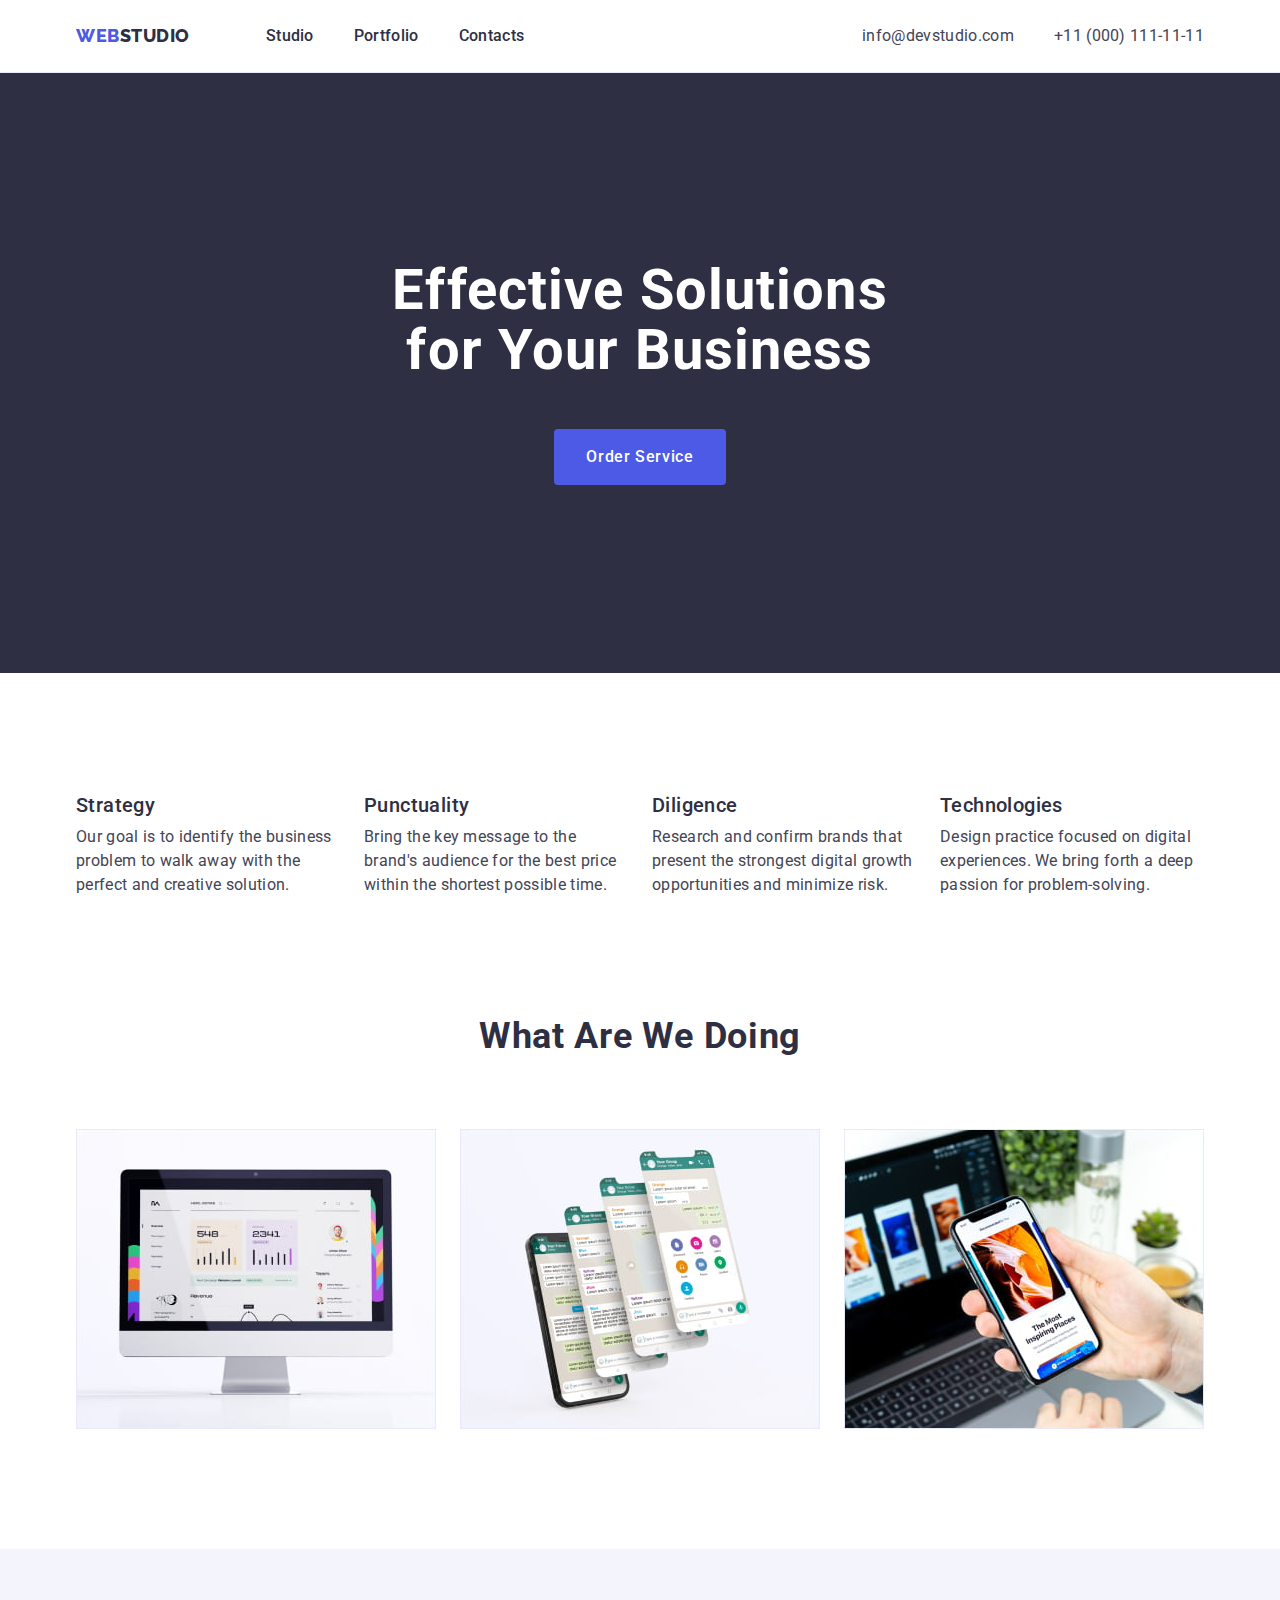
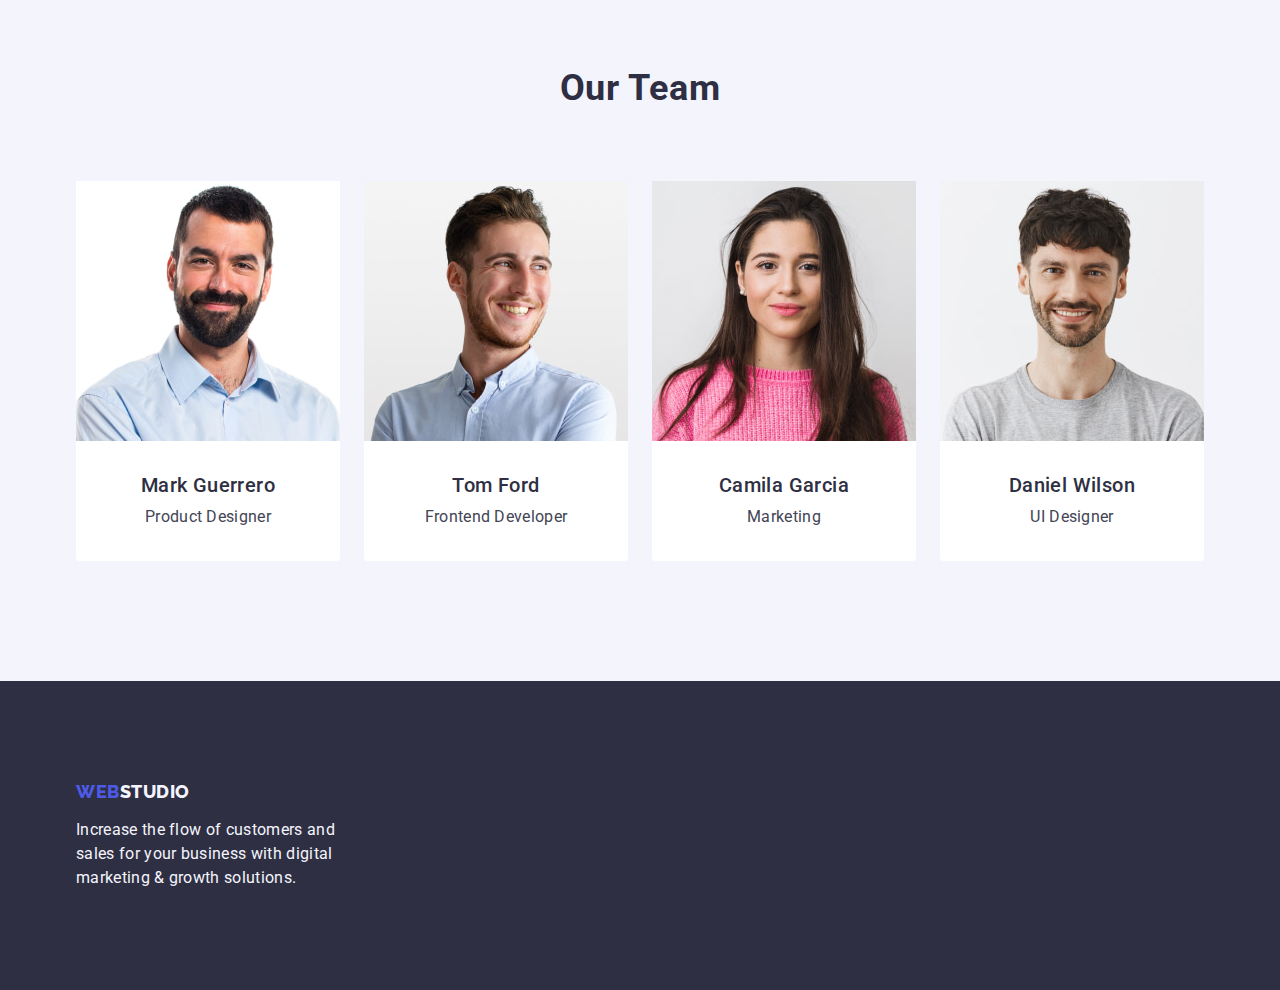
<file: index.html>
<!DOCTYPE html>
<html lang="en">
  <head>
    <meta charset="UTF-8" />
    <meta http-equiv="X-UA-Compatible" content="IE=edge" />
    <meta name="viewport" content="width=device-width, initial-scale=1.0" />
    <title>Document</title>
    <!-- Google fonts -->
    <link rel="preconnect" href="https://fonts.googleapis.com" />
    <link rel="preconnect" href="https://fonts.gstatic.com" crossorigin />
    <link
      href="https://fonts.googleapis.com/css2?family=Raleway:wght@800&family=Roboto:wght@400;500;700;900&display=swap"
      rel="stylesheet" />
    <!-- Modern normalize min -->
    <link
      rel="stylesheet"
      href="https://cdnjs.cloudflare.com/ajax/libs/modern-normalize/1.1.0/modern-normalize.min.css" />
    <!-- Styles -->
    <link rel="stylesheet" href="./css/styles.css" />
  </head>
  <body>
    <!-- header section -->
    <header class="header">
      <div class="container container-nav-contact">
        <nav class="header-nav">
          <!-- logo -->
          <a class="header-logo-link link" href="./index.html">Web<span class="header-logo-text">Studio</span></a>
          <ul class="header-list list">
            <li class="header-item">
              <a class="header-link link" href="./index.html">Studio</a>
            </li>
            <li class="header-item">
              <a class="header-link link" href="./portfolio.html">Portfolio</a>
            </li>
            <li class="header-item">
              <a class="header-link link" href="">Contacts</a>
            </li>
          </ul>
        </nav>
        <address class="contacts">
          <ul class="contacts-list list">
            <li class="contacts-item">
              <a class="contacts-link link" href="mailto:info@devstudio.com">info@devstudio.com</a>
            </li>
            <li class="contacts-item">
              <a class="contacts-link link" href="tel:+110001111111">+11 (000) 111-11-11</a>
            </li>
          </ul>
        </address>
      </div>
    </header>
    <main>
      <!-- hero section -->
      <section class="hero">
        <div class="container container-hero">
          <h1 class="hero-title">Effective Solutions for Your Business</h1>
          <button class="hero-btn btn-primary" type="button">Order Service</button>
        </div>
      </section>
      <!-- goals -->
      <section class="section goals">
        <div class="container container-goals">
          <h2 class="visually-hidden">Goals</h2>
          <ul class="card-set goals-list list">
            <li class="card-set-item goals-item">
              <h3 class="goals-title subtitle">Strategy</h3>
              <p class="goals-desc">
                Our goal is to identify the business problem to walk away with the perfect and creative solution.
              </p>
            </li>
            <li class="card-set-item goals-item">
              <h3 class="goals-title subtitle">Punctuality</h3>
              <p class="goals-desc">
                Bring the key message to the brand's audience for the best price within the shortest possible time.
              </p>
            </li>
            <li class="card-set-item goals-item">
              <h3 class="goals-title subtitle">Diligence</h3>
              <p class="goals-desc">
                Research and confirm brands that present the strongest digital growth opportunities and minimize risk.
              </p>
            </li>
            <li class="card-set-item goals-item">
              <h3 class="goals-title subtitle">Technologies</h3>
              <p class="goals-desc">
                Design practice focused on digital experiences. We bring forth a deep passion for problem-solving.
              </p>
            </li>
          </ul>
        </div>
      </section>
      <!-- services -->
      <section class="section services">
        <div class="container container-services">
          <h2 class="services-title">What are we doing</h2>
          <ul class="services-list card-set list">
            <li class="services-item card-set-item">
              <img src="./images/services/monitor.jpg" alt="monitor img" width="360" />
            </li>
            <li class="services-item card-set-item">
              <img src="./images/services/phone-sotial-network.jpg" alt="phone sotial network img" width="360" />
            </li>
            <li class="services-item card-set-item">
              <img src="./images/services/phone-travel-places.jpg" alt="phone travel places img" width="360" />
            </li>
          </ul>
        </div>
      </section>
      <!-- team -->
      <section class="section team">
        <div class="container">
          <h2 class="team-title">Our Team</h2>
          <ul class="card-set list">
            <li class="card-set-item team-item">
              <img
                class="team-img"
                src="./images/team/mark-guerrero.jpg"
                alt="Mark Guerrero Product Designer"
                width="264" />
              <div class="container-team-member">
                <h3 class="team-member subtitle">Mark Guerrero</h3>
                <p class="team-desc">Product Designer</p>
              </div>
            </li>
            <li class="card-set-item team-item">
              <img class="team-img" src="./images/team/tom-ford.jpg" alt="Tom Ford Frontend Developer" width="264" />
              <div class="container-team-member">
                <h3 class="team-member subtitle">Tom Ford</h3>
                <p class="team-desc">Frontend Developer</p>
              </div>
            </li>
            <li class="card-set-item team-item">
              <img class="team-img" src="./images/team/camila-garcia.jpg" alt="Camila Garcia Marketing" width="264" />
              <div class="container-team-member">
                <h3 class="team-member subtitle">Camila Garcia</h3>
                <p class="team-desc">Marketing</p>
              </div>
            </li>
            <li class="card-set-item team-item">
              <img class="team-img" src="./images/team/daniel-wlson.jpg" alt="Daniel Wilson UI Designer" width="264" />
              <div class="container-team-member">
                <h3 class="team-member subtitle">Daniel Wilson</h3>
                <p class="team-desc">UI Designer</p>
              </div>
            </li>
          </ul>
        </div>
      </section>
    </main>
    <!-- footer -->
    <footer class="footer">
      <div class="container container-footer">
        <a class="footer-logo-link link" href="./index.html">Web<span class="footer-logo-text">Studio</span></a>
        <p class="footer-desc">
          Increase the flow of customers and sales for your business with digital marketing & growth solutions.
        </p>
      </div>
    </footer>
  </body>
</html>
</file>
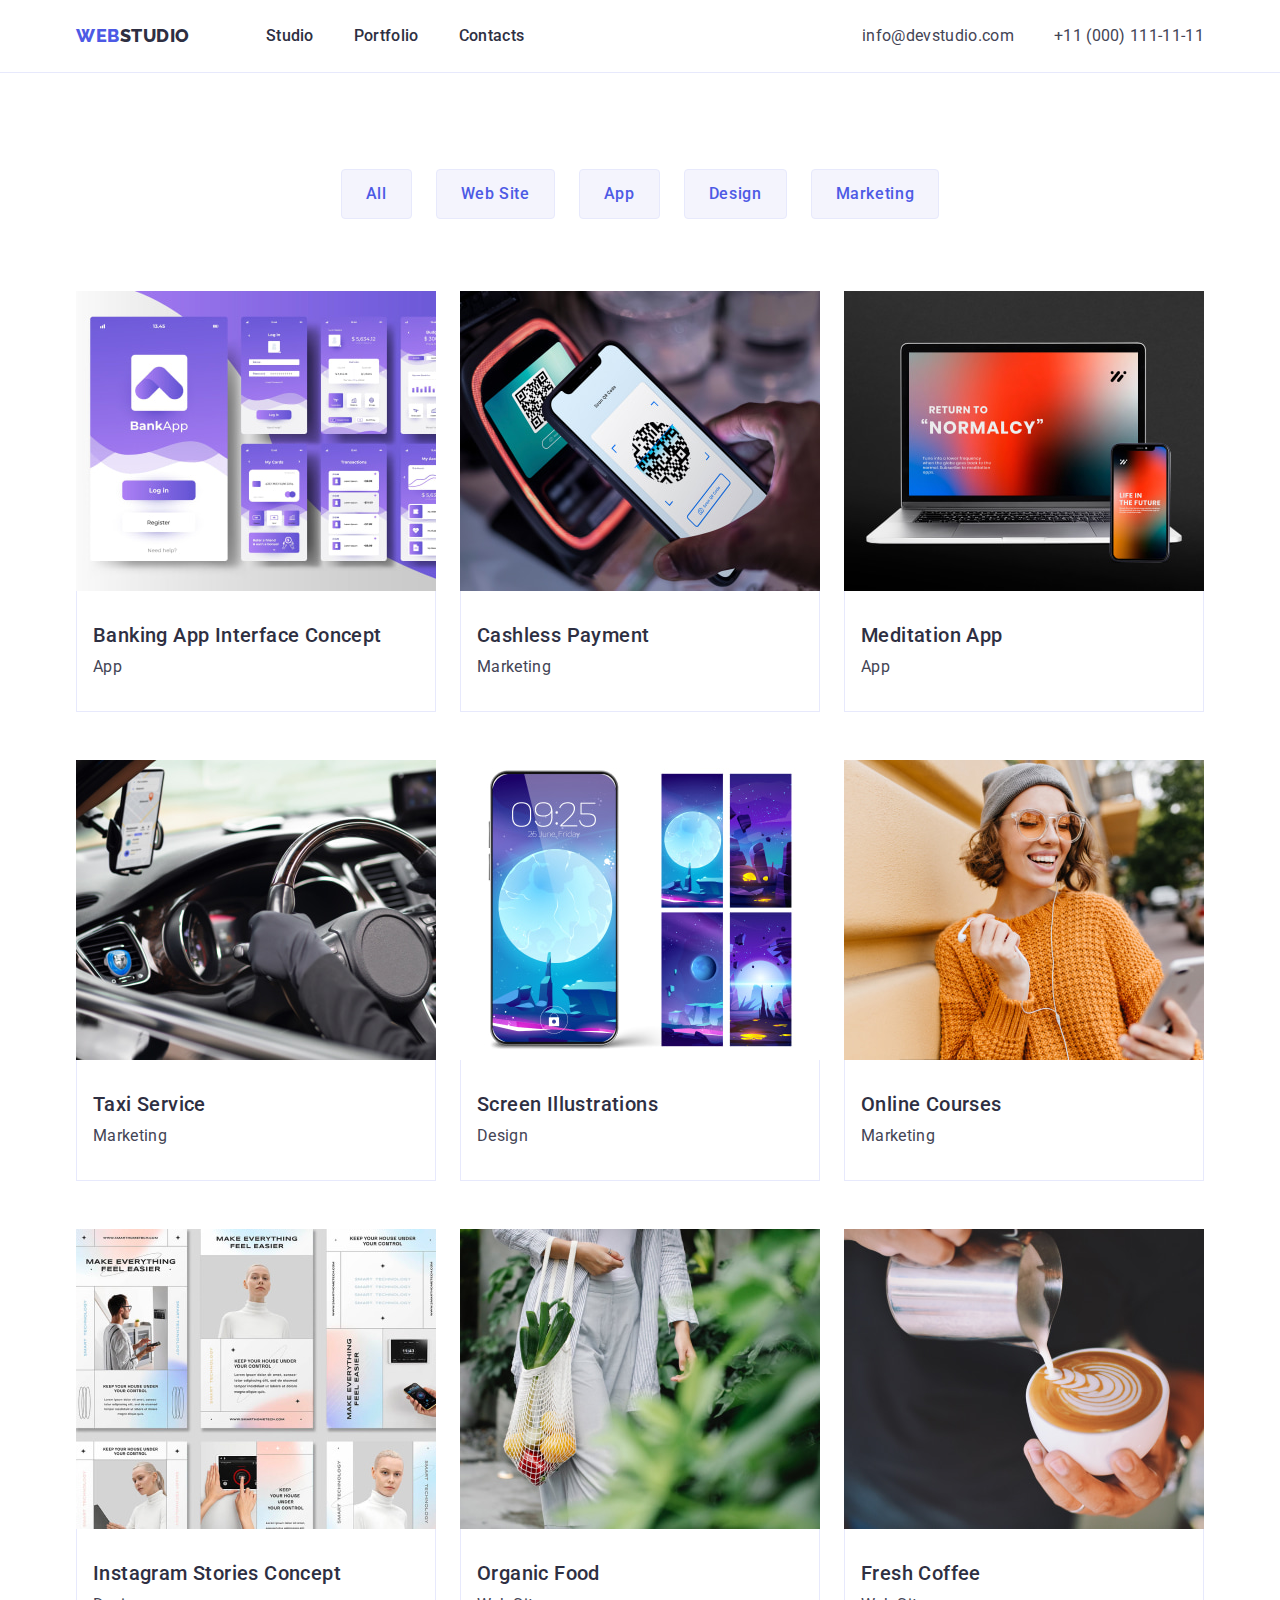
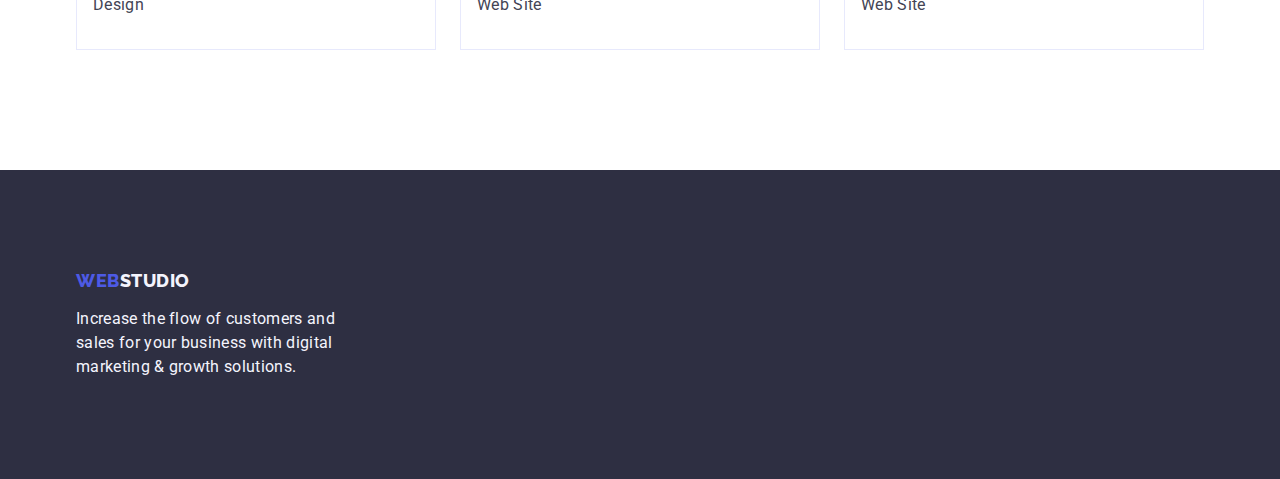
<file: portfolio.html>
<!DOCTYPE html>
<html lang="en">
  <head>
    <meta charset="UTF-8" />
    <meta http-equiv="X-UA-Compatible" content="IE=edge" />
    <meta name="viewport" content="width=device-width, initial-scale=1.0" />
    <title>Document</title>
    <!-- Google fonts -->
    <link rel="preconnect" href="https://fonts.googleapis.com" />
    <link rel="preconnect" href="https://fonts.gstatic.com" crossorigin />
    <link
      href="https://fonts.googleapis.com/css2?family=Raleway:wght@800&family=Roboto:wght@400;500;700;900&display=swap"
      rel="stylesheet" />
    <!-- Modern normalize min -->
    <link
      rel="stylesheet"
      href="https://cdnjs.cloudflare.com/ajax/libs/modern-normalize/1.1.0/modern-normalize.min.css" />

    <link rel="stylesheet" href="./css/styles.css" />
  </head>
  <body>
    <!-- header section -->
    <header class="header">
      <div class="container container-nav-contact">
        <nav class="header-nav">
          <!-- logo -->
          <a class="header-logo-link link" href="./index.html">Web<span class="header-logo-text">Studio</span></a>
          <ul class="header-list list">
            <li class="header-item">
              <a class="header-link link" href="./index.html">Studio</a>
            </li>
            <li class="header-item">
              <a class="header-link link" href="./portfolio.html">Portfolio</a>
            </li>
            <li class="header-item">
              <a class="header-link link" href="">Contacts</a>
            </li>
          </ul>
        </nav>
        <address class="contacts">
          <ul class="contacts-list list">
            <li class="contacts-item">
              <a class="contacts-link link" href="mailto:info@devstudio.com">info@devstudio.com</a>
            </li>
            <li class="contacts-item">
              <a class="contacts-link link" href="tel:+110001111111">+11 (000) 111-11-11</a>
            </li>
          </ul>
        </address>
      </div>
    </header>
    <main>
      <!-- content section -->

      <section class="section content">
        <div class="container">
          <h1 class="visually-hidden">Content</h1>
          <ul class="content-list list">
            <li class="content-item link">
              <button class="content-btn btn-primary" type="button">All</button>
            </li>
            <li class="content-item">
              <button class="content-btn btn-primary" type="button">Web Site</button>
            </li>
            <li class="content-item">
              <button class="content-btn btn-primary" type="button">App</button>
            </li>
            <li class="content-item">
              <button class="content-btn btn-primary" type="button">Design</button>
            </li>
            <li class="content-item">
              <button class="content-btn btn-primary" type="button">Marketing</button>
            </li>
          </ul>
          <!--Projects-->
          <ul class="projects-list card-set list">
            <li class="projects-item card-set-item">
              <a href="" class="projects-link link">
                <img
                  class="projects-img"
                  src="./images/projects/banking-app-interface-concept.jpg"
                  alt="Banking App Interface Concept imgage"
                  width="360" />
                <div class="container-projects">
                  <h2 class="projects-title">Banking App Interface Concept</h2>
                  <p class="projects-desc">App</p>
                </div>
              </a>
            </li>
            <li class="projects-item card-set-item">
              <a href="" class="projects-link link">
                <img
                  class="projects-img"
                  src="./images/projects/cashless-payment.jpg"
                  alt="Cashless Payment imgage"
                  width="360" />
                <div class="container-projects">
                  <h2 class="projects-title">Cashless Payment</h2>
                  <p class="projects-desc">Marketing</p>
                </div>
              </a>
            </li>
            <li class="projects-item card-set-item">
              <a href="" class="projects-link link">
                <img
                  class="projects-img"
                  src="./images/projects/meditation-app.jpg"
                  alt="Meditation App imgage"
                  width="360" />
                <div class="container-projects">
                  <h2 class="projects-title">Meditation App</h2>
                  <p class="projects-desc">App</p>
                </div>
              </a>
            </li>
            <li class="projects-item card-set-item">
              <a href="" class="projects-link link">
                <img
                  class="projects-img"
                  src="./images/projects/taxi-service.jpg"
                  alt="Taxi Service imgage"
                  width="360" />
                <div class="container-projects">
                  <h2 class="projects-title">Taxi Service</h2>
                  <p class="projects-desc">Marketing</p>
                </div>
              </a>
            </li>
            <li class="projects-item card-set-item">
              <a href="" class="projects-link link">
                <img
                  class="projects-img"
                  src="./images/projects/screen-illustrations.jpg"
                  alt="Screen Illustrations imgage"
                  width="360" />
                <div class="container-projects">
                  <h2 class="projects-title">Screen Illustrations</h2>
                  <p class="projects-desc">Design</p>
                </div>
              </a>
            </li>
            <li class="projects-item card-set-item">
              <a href="" class="projects-link link">
                <img
                  class="projects-img"
                  src="./images/projects/online-courses.jpg"
                  alt="Online Courses imgage"
                  width="360" />
                <div class="container-projects">
                  <h2 class="projects-title">Online Courses</h2>
                  <p class="projects-desc">Marketing</p>
                </div>
              </a>
            </li>
            <li class="projects-item card-set-item">
              <a href="" class="projects-link link">
                <img
                  class="projects-img"
                  src="./images/projects/instagram-stories-concept.jpg"
                  alt="Instagram Stories Concept"
                  width="360" />
                <div class="container-projects">
                  <h2 class="projects-title">Instagram Stories Concept</h2>
                  <p class="projects-desc">Design</p>
                </div>
              </a>
            </li>
            <li class="projects-item card-set-item">
              <a href="" class="projects-link link">
                <img
                  class="projects-img"
                  src="./images/projects/organic-food.jpg"
                  alt="Organic Food imgage"
                  width="360" />
                <div class="container-projects">
                  <h2 class="projects-title">Organic Food</h2>
                  <p class="projects-desc">Web Site</p>
                </div>
              </a>
            </li>
            <li class="projects-item card-set-item">
              <a href="" class="projects-link link">
                <img
                  class="projects-img"
                  src="./images/projects/fresh-coffee.jpg"
                  alt="Fresh Coffee imgage"
                  width="360" />
                <div class="container-projects">
                  <h2 class="projects-title">Fresh Coffee</h2>
                  <p class="projects-desc">Web Site</p>
                </div>
              </a>
            </li>
          </ul>
        </div>
      </section>
    </main>
    <!-- footer -->
    <footer class="footer">
      <div class="container container-footer">
        <a class="footer-logo-link link" href="./index.html">Web<span class="footer-logo-text">Studio</span></a>
        <p class="footer-desc">
          Increase the flow of customers and sales for your business with digital marketing & growth solutions.
        </p>
      </div>
    </footer>
  </body>
</html>
</file>
<file: css/styles.css>
:root {
    /* colors */
    --title-text-color: #2E2F42;
    --primary-text-color: #434455;
    --primary-text-white-color: #ffffff;
    --primary-text-light-color: #F4F4FD;
    --dark-bg-color: #2E2F42;
    --primary-bg-color: #E5E5E5;
    --light-bg-color: #F4F4FD;
    --acent-color: #4D5AE5;
    --active-color: #404BBF;
    /* додані через ФІГМУ */
    --color-green: : #31d0aa;
    --color-light-slate: #8e8f99;
    --color-cornflower: #e7e9fc;
    --color-dairy: #fcfcfc;

    /* fonts */
    --primary-font: Roboto, sans-serif;
    --secondary-font: Raleway, sans-serif;
    /* others */
    --indent: 24px;
    --items: 4;
}



/* bacic styles */
body {
    background-color: var(--primary-text-white-color);
    font-family: Roboto, sans-serif;
    color: #434455
}

html {
    box-sizing: border-box;
}

*,
*::before,
*::after {
    box-sizing: inherit;
}

.link {
    text-decoration: none
}

.list {
    list-style: none;
    margin: 0;
    padding: 0;

}

h1,
h2,
h3,
p {
    margin: 0;
}

.subtitle {
    margin-bottom: 8px;
}

img {
    display: block;
}

.container {
    width: 1158px;
    margin: 0 auto;
    padding: 0 15px;

    /* 
    outline: 2px solid red;
    outline-offset: -2px; */
}

.section {
    padding-bottom: 120px;
}

ul {
    padding-left: 0;
}

button {
    cursor: pointer;
}

.btn-primary {
    border: 1px transparent;
    border-radius: 4px;
}

/* card set */
.card-set {
    display: flex;
    flex-wrap: wrap;
    gap: var(--indent);

}

.card-set-item {
    flex-basis: calc((100% - var(--indent) * (var(--items) -1)) / var(--items));
    border-radius: 0px 0px 4px 4px;
}



/* hidden */
.visually-hidden {
    position: absolute;
    width: 1px;
    height: 1px;
    margin: -1px;
    border: 0;
    padding: 0;
    white-space: nowrap;
    clip-path: inset(100%);
    clip: rect(0 0 0 0);
    overflow: hidden;
}

/* header styles + header and footer logo*/
.header {
    border-bottom: 1px solid var(--color-cornflower);

}

.header-logo-link {
    color: var(--acent-color);
    font-family: "Raleway", sans-serif;
    font-style: normal;
    font-weight: 800;
    font-size: 18px;
    line-height: 1.17;
    letter-spacing: 0.03em;
    text-transform: uppercase;
    margin-right: 76px;
    padding-top: 24px;
    padding-bottom: 24px;
}

.header-logo-link {
    display: inline-block;

}

.header-logo-text {
    color: var(--title-text-color);
}

.header-nav {
    margin-right: auto;
    display: flex;
    align-items: center;
}

.container-nav-contact {
    display: flex;
    align-items: center;
}

.logo-text {
    color: var(--dark-bg-color)
}

.header-list {
    display: flex;
    gap: 40px;
}

.header-item {}

.header-link {
    color: var(--title-text-color);
    font-style: normal;
    font-weight: 500;
    font-size: 16px;
    line-height: 1.5;
    letter-spacing: 0.02em;
    padding: 24px 0 24px 0;
    display: block;
    gap: 40px;

}

.header-link:hover,
.header-link:focus {
    color: #404bbf;

}

.contacts {
    font-style: normal
}

.contacts-list {
    display: flex;
    align-items: center;
    gap: 40px;

}

.contacts-item {}

.contacts-link {
    color: var(--primary-text-color);
    font-weight: 400;
    font-size: 16px;
    line-height: 1.5;
    letter-spacing: 0.02em;
    text-decoration: none;
    padding-top: 24px;
    padding-bottom: 24px;
    display: block;

}

.contacts-link:hover,
.contacts-link:focus {
    color: #404bbf;
}

.container-nav-contact {}

/* <  hero section */
.container-hero,
.container-goals {}

.hero {
    background-color: var(--dark-bg-color);
    text-align: center;
    padding-bottom: 188px;
    padding-top: 188px;


}

.container-hero {}

.hero-title {
    color: var(--primary-text-white-color);
    font-size: 56px;
    font-family: "Roboto";
    font-weight: 700;
    font-style: normal;
    line-height: 1.07;
    letter-spacing: 0.02em;
    text-decoration: none;
    text-transform: none;
    margin-bottom: 48px;
    margin-left: auto;
    margin-right: auto;
    max-width: 496px;
}

.hero-btn {
    display: block;
    padding: 16px 32px;
    font-family: inherit;
    background-color: #4D5AE5;
    color: var(--primary-text-white-color);
    font-weight: 500;
    font-size: 16px;
    line-height: 1.5;
    letter-spacing: 0.04em;
    cursor: pointer;
    margin-left: auto;
    margin-right: auto;
    border-radius: 4px;
    min-width: 169px;
    min-height: 56px;
    text-align: center;

}

.hero-btn:hover,
.hero-btn:focus {
    background-color: #404BBF;
    color: var(--primary-text-white-color)
}

/* goals */
.goals {
    padding-top: 120px;
}

.container-goals {}

.goals {}

.goals-title {
    color: var(--title-text-color);
    font-style: normal;
    font-weight: 500;
    font-size: 20px;
    line-height: 1.2;
    letter-spacing: 0.02em;

}


.goals-list {
    display: flex;
    gap: 24px;

}

.goals-item: {}

.goals-desc {
    color: var(--primary-text-color);
    font-size: 16px;
    line-height: 1.5;
    letter-spacing: 0.02em;
    width: 264px;
}



/* services */

.services {}


.services-title {
    color: var(--title-text-color);
    font-style: normal;
    font-weight: 700;
    font-size: 36px;
    line-height: 1.11;
    letter-spacing: 0.02em;
    text-transform: capitalize;
    text-align: center;
    margin-bottom: 72px;
}

.services-list {}

.services-item {}

/* team */


.container-team-member {
    padding: 32px 16px;
    text-align: center;

}

.team {
    background-color: var(--light-bg-color);
    padding: 120px 0;
}

.team-title {
    color: var(--title-text-color);
    font-size: 36px;
    line-height: 1.11;
    text-align: center;
    letter-spacing: 0.02em;
    text-transform: capitalize;
    margin-bottom: 72px;
}



.team-item {
    background-color: #FFFFFF
}

.team-img {}

.team-member {
    color: var(--title-text-color);
    font-style: normal;
    font-weight: 500;
    font-size: 20px;
    line-height: 1.2;
    letter-spacing: 0.02em;
    margin-bottom: 8px;
}

.team-desc {
    color: var(--primary-text-color);
    font-size: 16px;
    line-height: 1.5;
    letter-spacing: 0.02em;
}

/* PORTFOLIO PAGE */

/* content section */
.content {
    padding-top: 96px;
}

.content-list {
    display: flex;
    gap: 24px;
    justify-content: center;
    margin-bottom: 72px;

}

.content-item {}

.content-btn {
    color: var(--acent-color);
    background-color: var(--light-bg-color);
    font-style: normal;
    font-weight: 500;
    font-size: 16px;
    line-height: 1.5;
    letter-spacing: 0.04em;
    font-family: "Roboto", sans-serif;
    cursor: pointer;
    padding: 12px 24px;
    min-width: 69px;
    min-height: 48px;
    border-radius: 4px;
    border: 1px solid var(--color-cornflower);
}

.content-btn:hover,
.content-btn:focus,
.content-btn:active {
    background-color: #404BBF;
    color: var(--primary-text-white-color);
    border: 1px solid transparent;
}

/* Projects  */
.projects {}

.projects-inisible-title {}

.projects-list {
    row-gap: 48px;
}

.projects-item {}

.projects-img {}

.container-projects {
    padding: 32px 16px;
    border: 1px solid var(--color-cornflower);
    border-top: none;
}

.projects-title {
    color: var(--title-text-color);
    font-style: normal;
    font-weight: 500;
    font-size: 20px;
    line-height: 1.2;
    letter-spacing: 0.02em;
    margin-bottom: 8px;
}

.projects-desc {
    color: var(--primary-text-color);
    font-size: 16px;
    line-height: 1.5;
    letter-spacing: 0.02em;
}

/* footer */

.container-footer {}

.footer {
    background-color: var(--dark-bg-color);
    padding: 100px 0;
}

.footer-logo-link {
    display: inline-block;
    color: var(--acent-color);
    font-family: "Raleway", sans-serif;
    font-style: normal;
    font-weight: 800;
    font-size: 18px;
    line-height: 1.17;
    letter-spacing: 0.03em;
    text-transform: uppercase;
    margin-bottom: 16px;

}

.footer-logo-text {
    color: #f4f4fd
}

.footer-desc {
    color: var(--primary-text-light-color);
    font-size: 16px;
    line-height: 1.5;
    letter-spacing: 0.02em;
    width: 264px;
}
</file>
